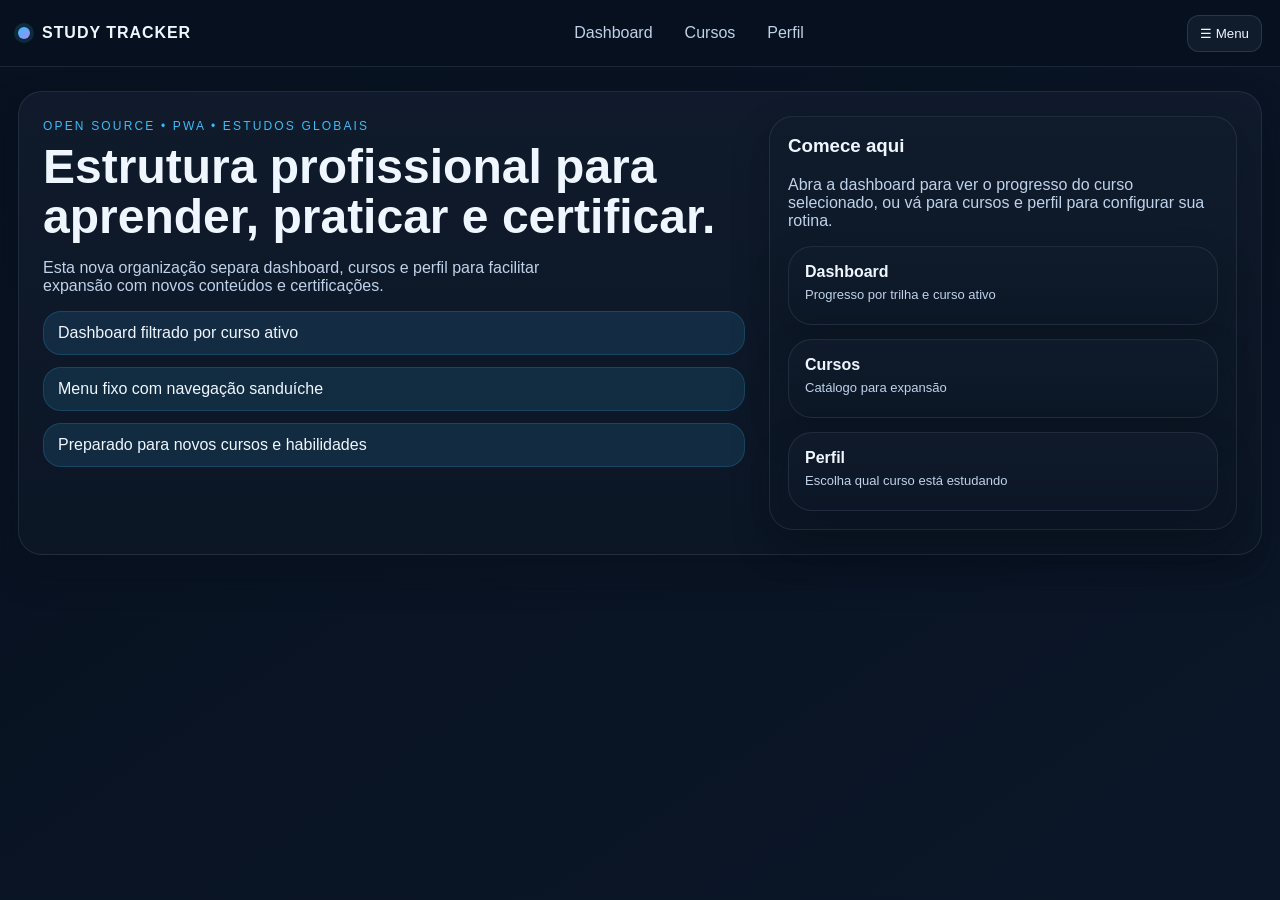
<file: index.html>
<!DOCTYPE html>
<html lang="pt-BR">
<head>
  <meta charset="UTF-8" />
  <meta name="viewport" content="width=device-width, initial-scale=1.0" />
  <title>Study Tracker</title>
  <meta name="description" content="PWA open source para estudos, cursos e certificações." />
  <link rel="stylesheet" href="assets/css/style.css" />
</head>
<body>
  <div class="app-shell">
    <header class="topbar">
      <a class="brand" href="index.html"><span class="brand-badge"></span> Study Tracker</a>
      <nav class="nav-links">
        <a href="pages/dashboard.html">Dashboard</a>
        <a href="pages/courses.html">Cursos</a>
        <a href="pages/profile.html">Perfil</a>
      </nav>
      <button class="menu-btn" id="menuBtn" aria-label="Abrir menu">☰ Menu</button>
    </header>
    <aside class="mobile-nav" id="mobileNav">
      <a href="pages/dashboard.html">Dashboard</a>
      <a href="pages/courses.html">Cursos</a>
      <a href="pages/profile.html">Perfil</a>
    </aside>
    <main>
      <section class="hero-card">
        <div>
          <div class="badge">Open source • PWA • Estudos globais</div>
          <h1>Estrutura profissional para aprender, praticar e certificar.</h1>
          <p class="lead">Esta nova organização separa dashboard, cursos e perfil para facilitar expansão com novos conteúdos e certificações.</p>
          <div class="hero-stats">
            <div class="stat-pill">Dashboard filtrado por curso ativo</div>
            <div class="stat-pill">Menu fixo com navegação sanduíche</div>
            <div class="stat-pill">Preparado para novos cursos e habilidades</div>
          </div>
        </div>
        <div class="panel">
          <h3>Comece aqui</h3>
          <p class="muted">Abra a dashboard para ver o progresso do curso selecionado, ou vá para cursos e perfil para configurar sua rotina.</p>
          <div class="course-grid">
            <a class="course-card" href="pages/dashboard.html"><strong>Dashboard</strong><p class="meta">Progresso por trilha e curso ativo</p></a>
            <a class="course-card" href="pages/courses.html"><strong>Cursos</strong><p class="meta">Catálogo para expansão</p></a>
            <a class="course-card" href="pages/profile.html"><strong>Perfil</strong><p class="meta">Escolha qual curso está estudando</p></a>
          </div>
        </div>
      </section>
    </main>
  </div>
  <script src="assets/js/app.js"></script>
</body>
</html>
</file>
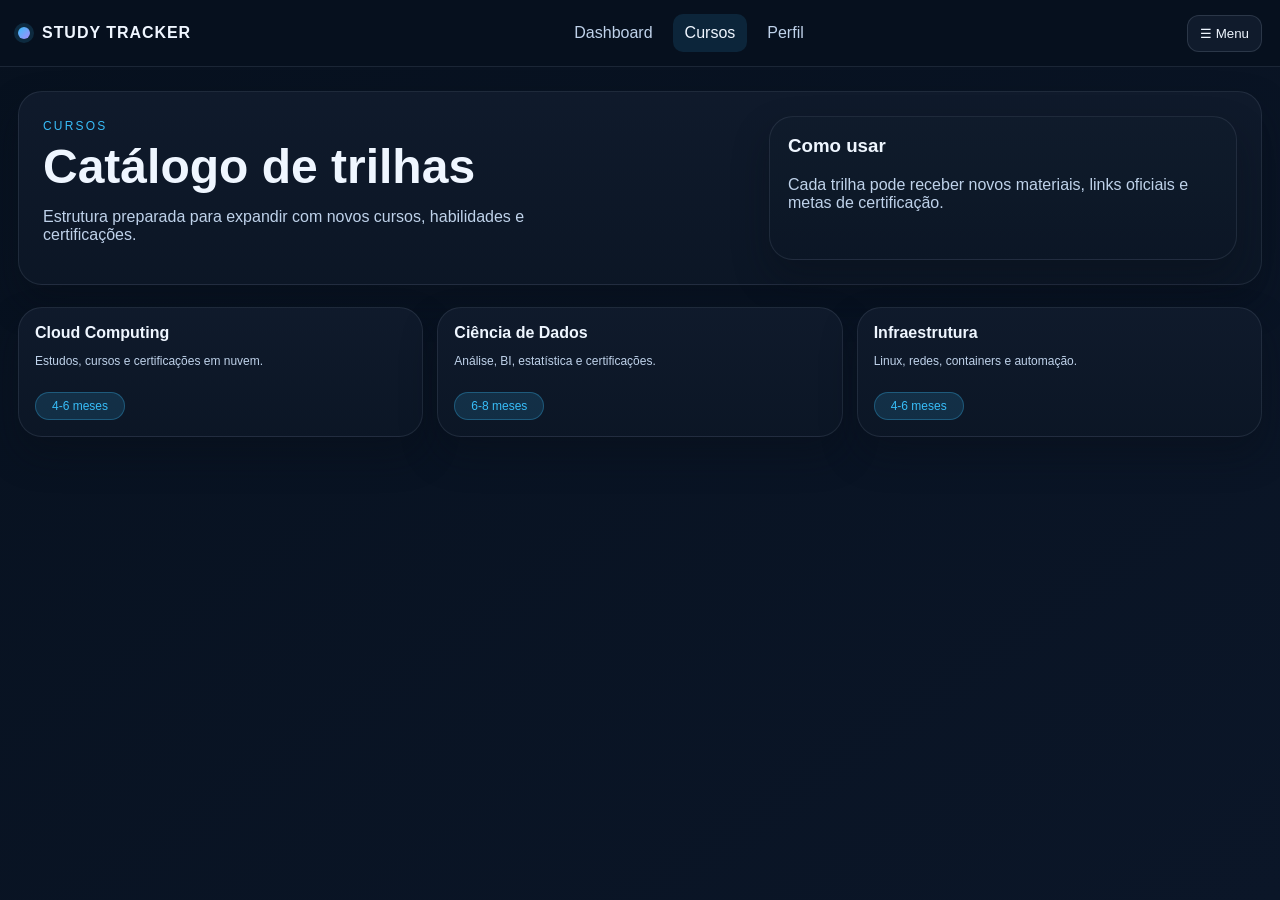
<file: pages/courses.html>
<!DOCTYPE html>
<html lang="pt-BR">
<head>
  <meta charset="UTF-8" />
  <meta name="viewport" content="width=device-width, initial-scale=1.0" />
  <title>Cursos | Study Tracker</title>
  <link rel="stylesheet" href="../assets/css/style.css" />
</head>
<body>
  <div class="app-shell">
    <header class="topbar">
      <a class="brand" href="../index.html"><span class="brand-badge"></span> Study Tracker</a>
      <nav class="nav-links">
        <a href="dashboard.html">Dashboard</a>
        <a href="courses.html" class="active">Cursos</a>
        <a href="profile.html">Perfil</a>
      </nav>
      <button class="menu-btn" id="menuBtn" aria-label="Abrir menu">☰ Menu</button>
    </header>
    <aside class="mobile-nav" id="mobileNav">
      <a href="dashboard.html">Dashboard</a>
      <a href="courses.html">Cursos</a>
      <a href="profile.html">Perfil</a>
      <a href="../index.html">Início</a>
    </aside>
    <main>
      <section class="hero-card">
        <div>
          <div class="badge">Cursos</div>
          <h1>Catálogo de trilhas</h1>
          <p class="lead">Estrutura preparada para expandir com novos cursos, habilidades e certificações.</p>
        </div>
        <div class="panel">
          <h3>Como usar</h3>
          <p class="muted">Cada trilha pode receber novos materiais, links oficiais e metas de certificação.</p>
        </div>
      </section>
      <section class="course-grid">
        <a class="course-card" href="cursos/cloud.html">
          <div class="task-content">
            <div class="task-meta">
              <strong>Cloud Computing</strong>
              <p class="task-pill">Estudos, cursos e certificações em nuvem.</p>
            </div>
          </div>
          <span class="tag btn-abrir">4-6 meses</span>
        </a>
        <a class="course-card" href="cursos/data.html">
          <div class="task-content">
            <div class="task-meta">
              <strong>Ciência de Dados</strong>
              <p class="task-pill">Análise, BI, estatística e certificações.</p>
            </div>
          </div>
          <span class="tag btn-abrir">6-8 meses</span>
        </a>
        <a class="course-card" href="cursos/infra.html">
          <div class="task-content">
            <div class="task-meta">
              <strong>Infraestrutura</strong>
              <p class="task-pill">Linux, redes, containers e automação.</p>
            </div>
          </div>
          <span class="tag btn-abrir">4-6 meses</span>
        </a>
      </section>
    </main>
  </div>
  <script src="../assets/js/app.js"></script>
</body>
</html>
</file>
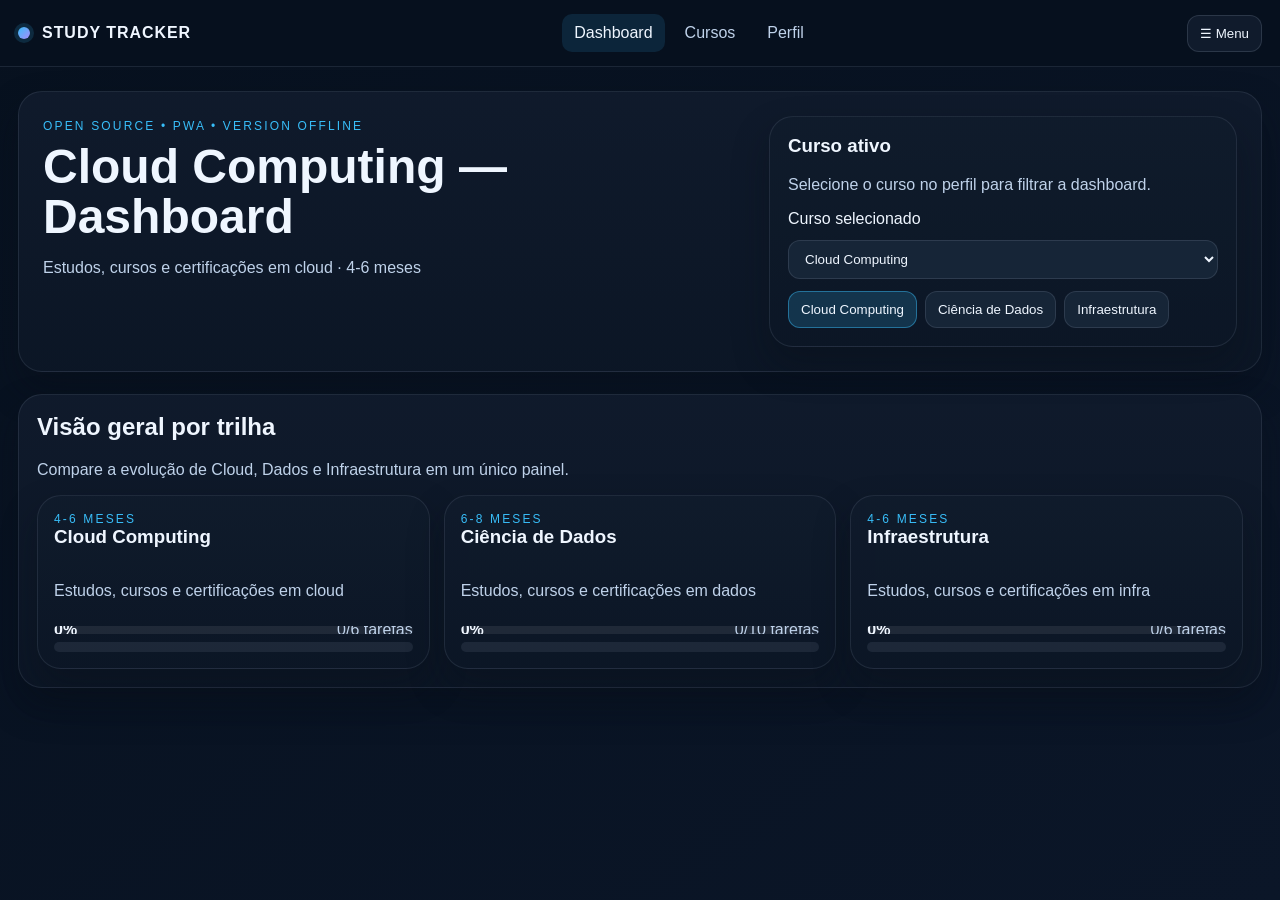
<file: pages/dashboard.html>
<!DOCTYPE html>
<html lang="pt-BR">
<head>
  <meta charset="UTF-8" />
  <meta name="viewport" content="width=device-width, initial-scale=1.0" />
  <title>Dashboard | Study Tracker</title>
  <link rel="stylesheet" href="../assets/css/style.css" />
</head>
<body>
  <div class="app-shell">
    <header class="topbar">
      <a class="brand" href="../index.html"><span class="brand-badge"></span> Study Tracker</a>
      <nav class="nav-links">
        <a href="dashboard.html" class="active">Dashboard</a>
        <a href="courses.html">Cursos</a>
        <a href="profile.html">Perfil</a>
      </nav>
      <button class="menu-btn" id="menuBtn" aria-label="Abrir menu">☰ Menu</button>
    </header>

    <aside class="mobile-nav" id="mobileNav">
      <a href="dashboard.html">Dashboard</a>
      <a href="courses.html">Cursos</a>
      <a href="profile.html">Perfil</a>
      <a href="../index.html">Início</a>
    </aside>

    <main>
      <section class="hero-card">
        <div>
          <div class="badge">Open source • PWA • Version Offline</div>
          <h1 id="courseHeading">Dashboard</h1>
          <p class="lead" id="courseSub">Acompanhe progresso por trilha, curso e certificação.</p>
        </div>
        <div class="panel">
          <h3>Curso ativo</h3>
          <p class="muted">Selecione o curso no perfil para filtrar a dashboard.</p>
          <div class="profile-box">
            <label for="courseSelect">Curso selecionado</label>
            <select id="courseSelect" class="select"></select>
            <div id="courseChips" class="chips"></div>
          </div>
        </div>
      </section>

      <section class="panel">
        <h2>Visão geral por trilha</h2>
        <p class="muted">Compare a evolução de Cloud, Dados e Infraestrutura em um único painel.</p>
        <div class="course-grid" id="overviewList"></div>
      </section>
    </main>
  </div>

  <script src="../assets/js/app.js"></script>
</body>
</html>
</file>
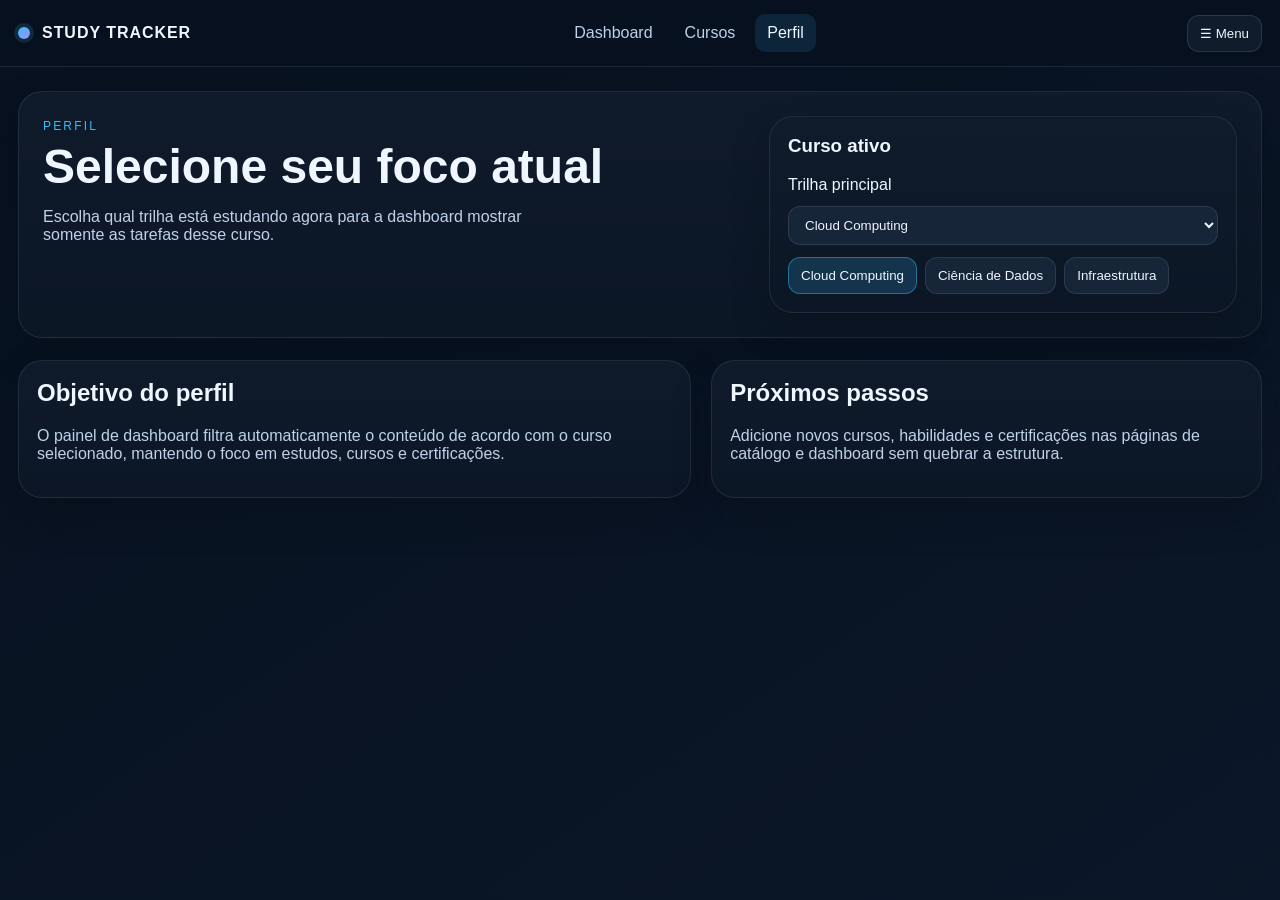
<file: pages/profile.html>
<!DOCTYPE html>
<html lang="pt-BR">
<head>
  <meta charset="UTF-8" />
  <meta name="viewport" content="width=device-width, initial-scale=1.0" />
  <title>Perfil | Study Tracker</title>
  <link rel="stylesheet" href="../assets/css/style.css" />
</head>
<body>
  <div class="app-shell">
    <header class="topbar">
      <a class="brand" href="../index.html"><span class="brand-badge"></span> Study Tracker</a>
      <nav class="nav-links">
        <a href="dashboard.html">Dashboard</a>
        <a href="courses.html">Cursos</a>
        <a href="profile.html" class="active">Perfil</a>
      </nav>
      <button class="menu-btn" id="menuBtn" aria-label="Abrir menu">☰ Menu</button>
    </header>
    <aside class="mobile-nav" id="mobileNav">
      <a href="dashboard.html">Dashboard</a>
      <a href="courses.html">Cursos</a>
      <a href="profile.html">Perfil</a>
      <a href="../index.html">Início</a>
    </aside>
    <main>
      <section class="hero-card">
        <div>
          <div class="badge">Perfil</div>
          <h1>Selecione seu foco atual</h1>
          <p class="lead">Escolha qual trilha está estudando agora para a dashboard mostrar somente as tarefas desse curso.</p>
        </div>
        <div class="panel">
          <h3>Curso ativo</h3>
          <div class="profile-box">
            <label for="courseSelect">Trilha principal</label>
            <select id="courseSelect" class="select"></select>
            <div id="courseChips" class="chips"></div>
          </div>
        </div>
      </section>
      <section class="grid-2">
        <article class="panel">
          <h2>Objetivo do perfil</h2>
          <p class="muted">O painel de dashboard filtra automaticamente o conteúdo de acordo com o curso selecionado, mantendo o foco em estudos, cursos e certificações.</p>
        </article>
        <article class="panel">
          <h2>Próximos passos</h2>
          <p class="muted">Adicione novos cursos, habilidades e certificações nas páginas de catálogo e dashboard sem quebrar a estrutura.</p>
        </article>
      </section>
    </main>
  </div>
  <script src="../assets/js/app.js"></script>
</body>
</html>
</file>
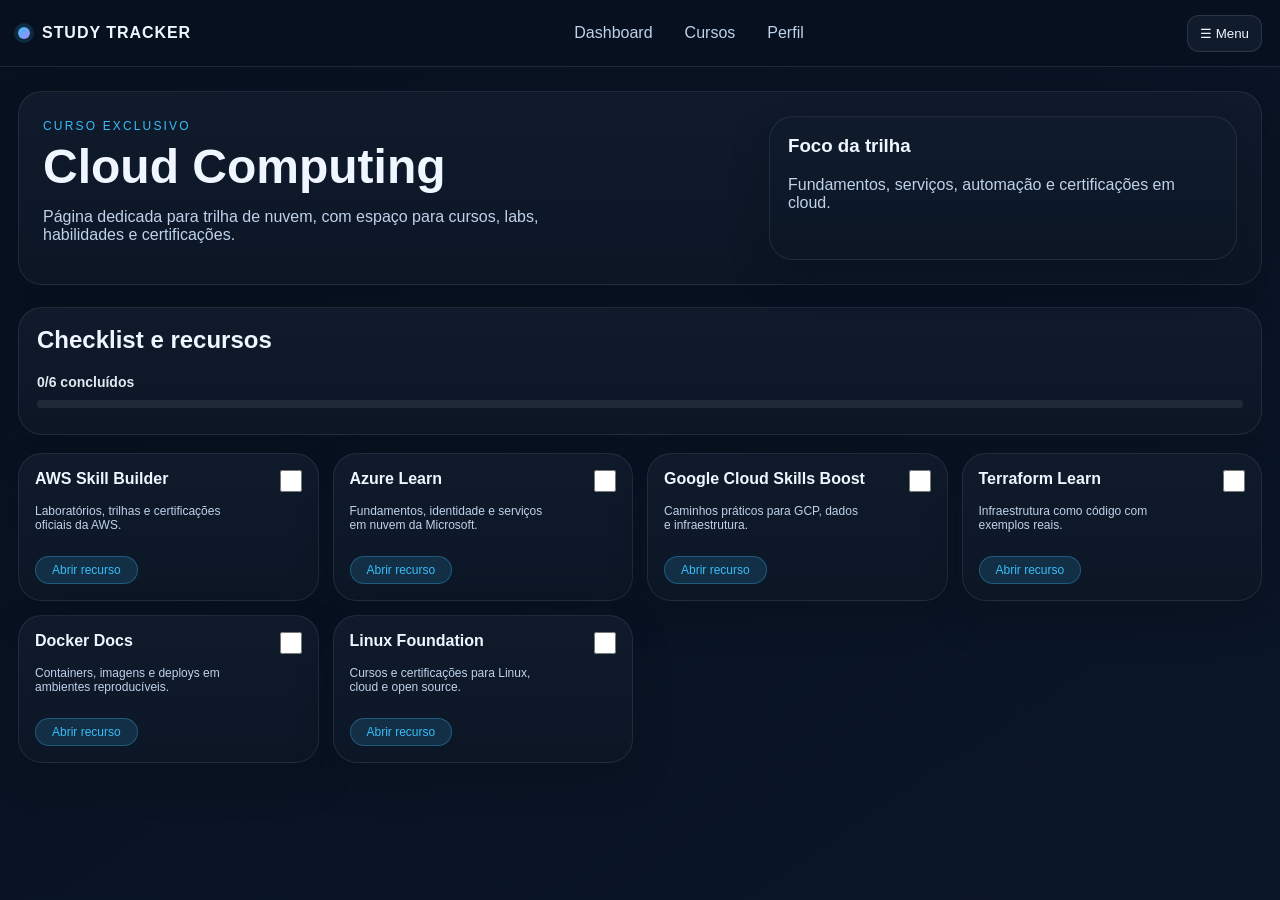
<file: pages/cursos/cloud.html>
<!DOCTYPE html>
<html lang="pt-BR">
<head>
  <meta charset="UTF-8" />
  <meta name="viewport" content="width=device-width, initial-scale=1.0" />
  <title>Cloud Computing | Study Tracker</title>
  <link rel="stylesheet" href="../../assets/css/style.css" />
</head>
<body>
  <div class="app-shell">
    <header class="topbar">
      <a class="brand" href="../../index.html"><span class="brand-badge"></span> Study Tracker</a>
      <nav class="nav-links">
        <a href="../dashboard.html">Dashboard</a>
        <a href="../courses.html">Cursos</a>
        <a href="../profile.html">Perfil</a>
      </nav>
      <button class="menu-btn" id="menuBtn" aria-label="Abrir menu">☰ Menu</button>
    </header>
    <aside class="mobile-nav" id="mobileNav">
      <a href="../dashboard.html">Dashboard</a>
      <a href="../courses.html">Cursos</a>
      <a href="../profile.html">Perfil</a>
      <a href="../../index.html">Início</a>
    </aside>
    <main>

      <section class="hero-card">
        <div>
          <div class="badge">Curso exclusivo</div>
          <h1>Cloud Computing</h1>
          <p class="lead">Página dedicada para trilha de nuvem, com espaço para cursos, labs, habilidades e certificações.</p>
        </div>
        <div class="panel">
          <h3>Foco da trilha</h3>
          <p class="muted">Fundamentos, serviços, automação e certificações em cloud.</p>
        </div>
      </section>

      <section class="panel">
        <h2>Checklist e recursos</h2>
        <h3 class="progress-text">
        <strong id="courseProgressLabel">0/4 concluídos</strong>
        </h3>
        <div class="progress-row">
        <span id="courseProgressBar" style="width: 0%"></span>
        </div>
      </section>

        <br>

<section class="course-grid">

<div class="course-card task-card">
  <div class="task-content">
    
    <div class="task-meta">
      <strong>AWS Skill Builder</strong>
      <p class="task-pill">Laboratórios, trilhas e certificações oficiais da AWS.</p>
    </div>
    
    <a class="tag btn-abrir" href="https://explore.skillbuilder.aws/learn" target="_blank">Abrir recurso</a>
  </div>

  <label class="checkbox-container">
    <input class="task-checkbox" data-id="cloud-card-aws" type="checkbox">
  </label>
</div>

  <div class="course-card task-card">
    <div class="task-content">
      <div class="task-meta">
        <strong>Azure Learn</strong>
        <p class="task-pill">Fundamentos, identidade e serviços em nuvem da Microsoft.</p>
      </div>
      <a class="tag btn-abrir" href="https://learn.microsoft.com/azure/" target="_blank">Abrir recurso</a>
    </div>
    <label class="checkbox-container">
      <input class="task-checkbox" data-id="cloud-card-azure" type="checkbox">
    </label>
  </div>

  <div class="course-card task-card">
    <div class="task-content">
      <div class="task-meta">
        <strong>Google Cloud Skills Boost</strong>
        <p class="task-pill">Caminhos práticos para GCP, dados e infraestrutura.</p>
      </div>
      <a class="tag btn-abrir" href="https://www.cloudskillsboost.google/" target="_blank">Abrir recurso</a>
    </div>
    <label class="checkbox-container">
      <input class="task-checkbox" data-id="cloud-card-gcp" type="checkbox">
    </label>
  </div>

  <div class="course-card task-card">
    <div class="task-content">
      <div class="task-meta">
        <strong>Terraform Learn</strong>
        <p class="task-pill">Infraestrutura como código com exemplos reais.</p>
      </div>
      <a class="tag btn-abrir" href="https://developer.hashicorp.com/terraform/learn" target="_blank">Abrir recurso</a>
    </div>
    <label class="checkbox-container">
      <input class="task-checkbox" data-id="cloud-card-terraform" type="checkbox">
    </label>
  </div>

  <div class="course-card task-card">
    <div class="task-content">
      <div class="task-meta">
        <strong>Docker Docs</strong>
        <p class="task-pill">Containers, imagens e deploys em ambientes reproducíveis.</p>
      </div>
      <a class="tag btn-abrir" href="https://docs.docker.com/get-started/" target="_blank">Abrir recurso</a>
    </div>
    <label class="checkbox-container">
      <input class="task-checkbox" data-id="cloud-card-docker" type="checkbox">
    </label>
  </div>

  <div class="course-card task-card">
    <div class="task-content">
      <div class="task-meta">
        <strong>Linux Foundation</strong>
        <p class="task-pill">Cursos e certificações para Linux, cloud e open source.</p>
      </div>
      <a class="tag btn-abrir" href="https://training.linuxfoundation.org/" target="_blank">Abrir recurso</a>
    </div>
    <label class="checkbox-container">
      <input class="task-checkbox" data-id="cloud-card-linuxfoundation" type="checkbox">
    </label>
  </div>
</section>

</div>
    </main>
  </div>
  <script src="../../assets/js/app.js"></script>
</body>
</html>
</file>
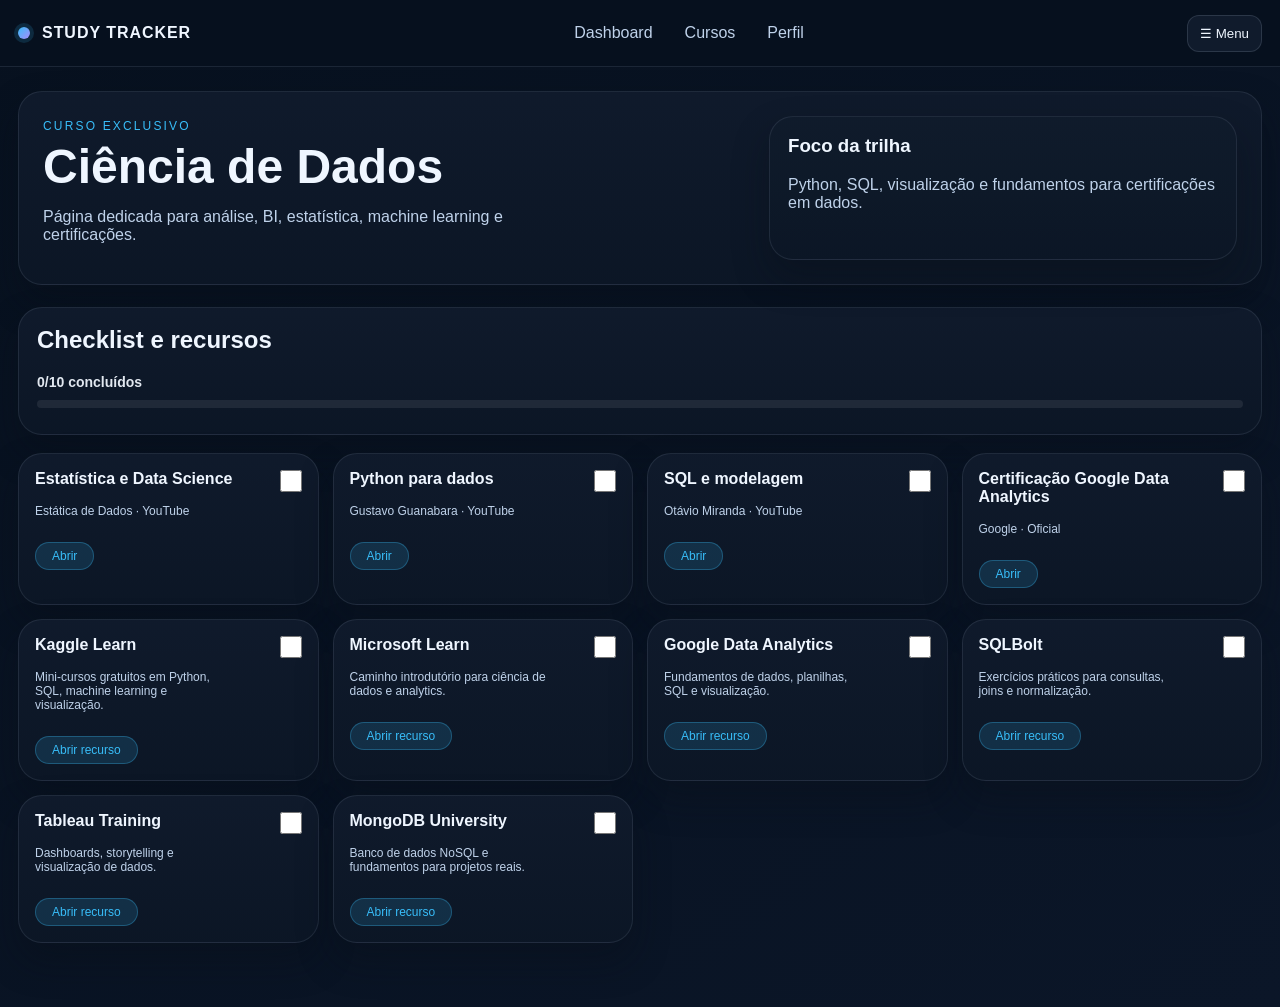
<file: pages/cursos/data.html>
<!DOCTYPE html>
<html lang="pt-BR">
<head>
  <meta charset="UTF-8" />
  <meta name="viewport" content="width=device-width, initial-scale=1.0" />
  <title>Ciência de Dados | Study Tracker</title>
  <link rel="stylesheet" href="../../assets/css/style.css" />
</head>
<body>
  <div class="app-shell">
    <header class="topbar">
      <a class="brand" href="../../index.html"><span class="brand-badge"></span> Study Tracker</a>
      <nav class="nav-links">
        <a href="../dashboard.html">Dashboard</a>
        <a href="../courses.html">Cursos</a>
        <a href="../profile.html">Perfil</a>
      </nav>
      <button class="menu-btn" id="menuBtn" aria-label="Abrir menu">☰ Menu</button>
    </header>
    <aside class="mobile-nav" id="mobileNav">
      <a href="../dashboard.html">Dashboard</a>
      <a href="../courses.html">Cursos</a>
      <a href="../profile.html">Perfil</a>
      <a href="../../index.html">Início</a>
    </aside>
    <main>

      <section class="hero-card">
        <div>
          <div class="badge">Curso exclusivo</div>
          <h1>Ciência de Dados</h1>
          <p class="lead">Página dedicada para análise, BI, estatística, machine learning e certificações.</p>
        </div>
        <div class="panel">
          <h3>Foco da trilha</h3>
          <p class="muted">Python, SQL, visualização e fundamentos para certificações em dados.</p>
        </div>
      </section>

      <section class="panel">
        <h2>Checklist e recursos</h2>
        <h3 class="progress-text">
        <strong id="courseProgressLabel">0/4 concluídos</strong>
        </h3>
        <div class="progress-row">
        <span id="courseProgressBar" style="width: 0%"></span>
        </div>
      </section>

        <br>

<section class="course-grid">

<div class="course-card task-card">
  <div class="task-content">
    
    <div class="task-meta">
      <strong>Estatística e Data Science</strong>
      <p class="task-pill">Estática de Dados · YouTube</p>
    </div>
    
    <a class="tag btn-abrir" href="https://www.youtube.com/results?search_query=Estat%C3%ADstica+de+Dados" target="_blank">Abrir</a>
  </div>

  <label class="checkbox-container">
    <input class="task-checkbox" data-id="data-card-estatistica" type="checkbox">
  </label>
</div>

  <div class="course-card task-card">
    <div class="task-content">
      <div class="task-meta">
        <strong>Python para dados</strong>
        <p class="task-pill">Gustavo Guanabara · YouTube</p>
      </div>
      <a class="tag btn-abrir" href="https://www.youtube.com/playlist?list=PLHz_AreHm4dnSj0MHol_aoNYCSGFqvfV7" target="_blank">Abrir</a>
    </div>
    <label class="checkbox-container">
      <input class="task-checkbox" data-id="data-card-python" type="checkbox">
    </label>
  </div>

  <div class="course-card task-card">
    <div class="task-content">
      <div class="task-meta">
        <strong>SQL e modelagem</strong>
        <p class="task-pill">Otávio Miranda · YouTube</p>
      </div>
      <a class="tag btn-abrir" href="https://www.youtube.com/playlist?list=PLbIBj8vQfySs7ZRrqjpAXXc5g4ehJCWcZ" target="_blank">Abrir</a>
    </div>
    <label class="checkbox-container">
      <input class="task-checkbox" data-id="data-card-sql" type="checkbox">
    </label>
  </div>

  <div class="course-card task-card">
    <div class="task-content">
      <div class="task-meta">
        <strong>Certificação Google Data Analytics</strong>
        <p class="task-pill">Google · Oficial</p>
      </div>
      <a class="tag btn-abrir" href="https://www.coursera.org/professional-certificates/google-data-analytics" target="_blank">Abrir</a>
    </div>
    <label class="checkbox-container">
      <input class="task-checkbox" data-id="data-card-cert-google" type="checkbox">
    </label>
  </div>

  <div class="course-card task-card">
    <div class="task-content">
      <div class="task-meta">
        <strong>Kaggle Learn</strong>
        <p class="task-pill">Mini-cursos gratuitos em Python, SQL, machine learning e visualização.</p>
      </div>
      <a class="tag btn-abrir" href="https://www.kaggle.com/learn" target="_blank">Abrir recurso</a>
    </div>
    <label class="checkbox-container">
      <input class="task-checkbox" data-id="data-card-kaggle" type="checkbox">
    </label>
  </div>

  <div class="course-card task-card">
    <div class="task-content">
      <div class="task-meta">
        <strong>Microsoft Learn</strong>
        <p class="task-pill">Caminho introdutório para ciência de dados e analytics.</p>
      </div>
      <a class="tag btn-abrir" href="https://learn.microsoft.com/training/paths/get-started-with-data-science/" target="_blank">Abrir recurso</a>
    </div>
    <label class="checkbox-container">
      <input class="task-checkbox" data-id="data-card-mslearn" type="checkbox">
    </label>
  </div>

  <div class="course-card task-card">
    <div class="task-content">
      <div class="task-meta">
        <strong>Google Data Analytics</strong>
        <p class="task-pill">Fundamentos de dados, planilhas, SQL e visualização.</p>
      </div>
      <a class="tag btn-abrir" href="https://www.coursera.org/professional-certificates/google-data-analytics" target="_blank">Abrir recurso</a>
    </div>
    <label class="checkbox-container">
      <input class="task-checkbox" data-id="data-card-google" type="checkbox">
    </label>
  </div>

  <div class="course-card task-card">
    <div class="task-content">
      <div class="task-meta">
        <strong>SQLBolt</strong>
        <p class="task-pill">Exercícios práticos para consultas, joins e normalização.</p>
      </div>
      <a class="tag btn-abrir" href="https://sqlbolt.com/" target="_blank">Abrir recurso</a>
    </div>
    <label class="checkbox-container">
      <input class="task-checkbox" data-id="data-card-sqlbolt" type="checkbox">
    </label>
  </div>

  <div class="course-card task-card">
    <div class="task-content">
      <div class="task-meta">
        <strong>Tableau Training</strong>
        <p class="task-pill">Dashboards, storytelling e visualização de dados.</p>
      </div>
      <a class="tag btn-abrir" href="https://www.tableau.com/learn/training" target="_blank">Abrir recurso</a>
    </div>
    <label class="checkbox-container">
      <input class="task-checkbox" data-id="data-card-tableau" type="checkbox">
    </label>
  </div>

  <div class="course-card task-card">
    <div class="task-content">
      <div class="task-meta">
        <strong>MongoDB University</strong>
        <p class="task-pill">Banco de dados NoSQL e fundamentos para projetos reais.</p>
      </div>
      <a class="tag btn-abrir" href="https://learn.mongodb.com/" target="_blank">Abrir recurso</a>
    </div>
    <label class="checkbox-container">
      <input class="task-checkbox" data-id="data-card-mongodb" type="checkbox">
    </label>
  </div>
</section>

</div>
    </main>
  </div>
  <script src="../../assets/js/app.js"></script>
</body>
</html>
</file>
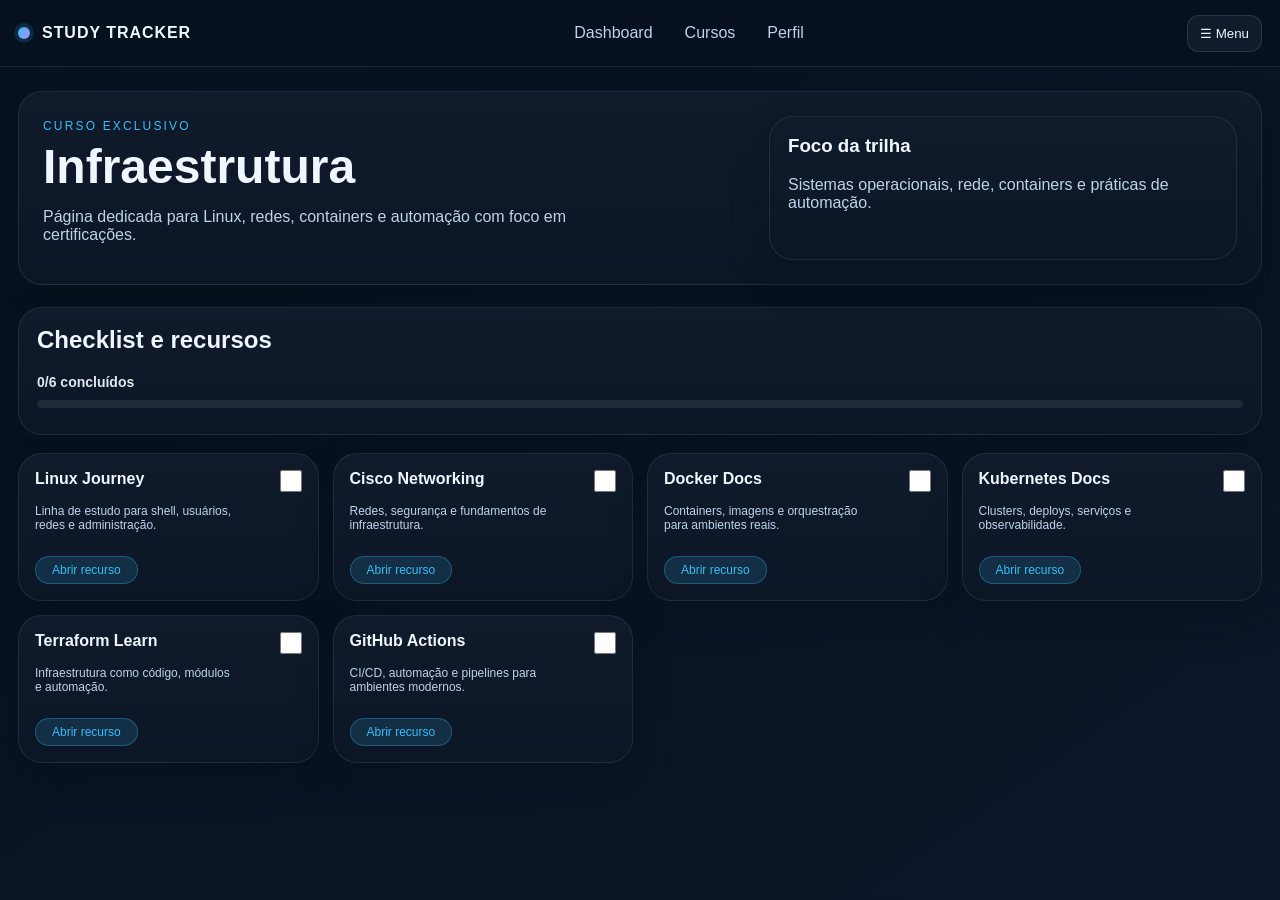
<file: pages/cursos/infra.html>
<!DOCTYPE html>
<html lang="pt-BR">
<head>
  <meta charset="UTF-8" />
  <meta name="viewport" content="width=device-width, initial-scale=1.0" />
  <title>Infraestrutura | Study Tracker</title>
  <link rel="stylesheet" href="../../assets/css/style.css" />
</head>
<body>
  <div class="app-shell">
    <header class="topbar">
      <a class="brand" href="../../index.html"><span class="brand-badge"></span> Study Tracker</a>
      <nav class="nav-links">
        <a href="../dashboard.html">Dashboard</a>
        <a href="../courses.html">Cursos</a>
        <a href="../profile.html">Perfil</a>
      </nav>
      <button class="menu-btn" id="menuBtn" aria-label="Abrir menu">☰ Menu</button>
    </header>
    <aside class="mobile-nav" id="mobileNav">
      <a href="../dashboard.html">Dashboard</a>
      <a href="../courses.html">Cursos</a>
      <a href="../profile.html">Perfil</a>
      <a href="../../index.html">Início</a>
    </aside>
    <main>

      <section class="hero-card">
        <div>
          <div class="badge">Curso exclusivo</div>
          <h1>Infraestrutura</h1>
          <p class="lead">Página dedicada para Linux, redes, containers e automação com foco em certificações.</p>
        </div>
        <div class="panel">
          <h3>Foco da trilha</h3>
          <p class="muted">Sistemas operacionais, rede, containers e práticas de automação.</p>
        </div>
      </section>

      <section class="panel">
        <h2>Checklist e recursos</h2>
        <h3 class="progress-text">
        <strong id="courseProgressLabel">0/4 concluídos</strong>
        </h3>
        <div class="progress-row">
        <span id="courseProgressBar" style="width: 0%"></span>
        </div>
      </section>

        <br>

<section class="course-grid">

<div class="course-card task-card">
  <div class="task-content">
    
    <div class="task-meta">
      <strong>Linux Journey</strong>
      <p class="task-pill">Linha de estudo para shell, usuários, redes e administração.</p>
    </div>
    
    <a class="tag btn-abrir" href="https://linuxjourney.com/" target="_blank">Abrir recurso</a>
  </div>

  <label class="checkbox-container">
    <input class="task-checkbox" data-id="infra-card-linuxjourney" type="checkbox">
  </label>
</div>

  <div class="course-card task-card">
    <div class="task-content">
      <div class="task-meta">
        <strong>Cisco Networking</strong>
        <p class="task-pill">Redes, segurança e fundamentos de infraestrutura.</p>
      </div>
      <a class="tag btn-abrir" href="https://www.netacad.com/" target="_blank">Abrir recurso</a>
    </div>
    <label class="checkbox-container">
      <input class="task-checkbox" data-id="infra-card-cisco" type="checkbox">
    </label>
  </div>

  <div class="course-card task-card">
    <div class="task-content">
      <div class="task-meta">
        <strong>Docker Docs</strong>
        <p class="task-pill">Containers, imagens e orquestração para ambientes reais.</p>
      </div>
      <a class="tag btn-abrir" href="https://docs.docker.com/" target="_blank">Abrir recurso</a>
    </div>
    <label class="checkbox-container">
      <input class="task-checkbox" data-id="infra-card-docker" type="checkbox">
    </label>
  </div>

  <div class="course-card task-card">
    <div class="task-content">
      <div class="task-meta">
        <strong>Kubernetes Docs</strong>
        <p class="task-pill">Clusters, deploys, serviços e observabilidade.</p>
      </div>
      <a class="tag btn-abrir" href="https://kubernetes.io/docs/home/" target="_blank">Abrir recurso</a>
    </div>
    <label class="checkbox-container">
      <input class="task-checkbox" data-id="infra-card-k8s" type="checkbox">
    </label>
  </div>

  <div class="course-card task-card">
    <div class="task-content">
      <div class="task-meta">
        <strong>Terraform Learn</strong>
        <p class="task-pill">Infraestrutura como código, módulos e automação.</p>
      </div>
      <a class="tag btn-abrir" href="https://developer.hashicorp.com/terraform/learn" target="_blank">Abrir recurso</a>
    </div>
    <label class="checkbox-container">
      <input class="task-checkbox" data-id="infra-card-terraform" type="checkbox">
    </label>
  </div>

  <div class="course-card task-card">
    <div class="task-content">
      <div class="task-meta">
        <strong>GitHub Actions</strong>
        <p class="task-pill">CI/CD, automação e pipelines para ambientes modernos.</p>
      </div>
      <a class="tag btn-abrir" href="https://docs.github.com/actions" target="_blank">Abrir recurso</a>
    </div>
    <label class="checkbox-container">
      <input class="task-checkbox" data-id="infra-card-actions" type="checkbox">
    </label>
  </div>
</section>

</div>
    </main>
  </div>
  <script src="../../assets/js/app.js"></script>
</body>
</html>
</file>
<file: assets/css/style.css>
:root {
  --bg: #07111f;
  --panel: #101b2c;
  --panel-2: #162537;
  --accent: #38bdf8;
  --accent-2: #a78bfa;
  --text: #eff6ff;
  --muted: #bfd2ea;
  --success: #22c55e;
  --warning: #fbbf24;
}
* { box-sizing: border-box; }
body { margin: 0; font-family: Arial, Helvetica, sans-serif; background: linear-gradient(145deg, var(--bg), #0b1628); color: var(--text); min-height: 100vh; }
img { max-width: 100%; }
a { color: inherit; text-decoration: none; }

.app-shell { min-height: 100vh; }
.topbar { position: sticky; top: 0; z-index: 20; display:flex; align-items:center; justify-content:space-between; padding: 14px 18px; background: rgba(7,17,31,0.92); backdrop-filter: blur(10px); border-bottom: 1px solid rgba(148,163,184,0.15); }
.brand { display:flex; align-items:center; gap:12px; font-weight:700; letter-spacing: .06em; text-transform: uppercase; }
.brand-badge { width: 12px; height: 12px; border-radius: 999px; background: linear-gradient(135deg, var(--accent), var(--accent-2)); box-shadow: 0 0 0 4px rgba(56,189,248,0.15); }
.menu-btn, .ghost-btn { border: 1px solid rgba(148,163,184,0.2); background: var(--panel); color: var(--text); padding: 10px 12px; border-radius: 12px; cursor: pointer; }
.menu-btn { display:flex; align-items:center; gap:8px; }
.nav-links { display:flex; gap:8px; }
.nav-links a { padding: 10px 12px; border-radius: 10px; color: var(--muted); }
.nav-links a.active, .nav-links a:hover { background: rgba(56,189,248,0.12); color: var(--text); }

.mobile-nav { display:none; position: fixed; inset: 0 0 0 auto; width: min(320px, 100%); background: rgba(7,17,31,0.98); border-left:1px solid rgba(148,163,184,0.18); padding: 20px; z-index:30; transform: translateX(100%); transition: transform .25s ease; }
.mobile-nav.open { transform: translateX(0); }
.mobile-nav a { display:block; padding:12px 0; border-bottom:1px solid rgba(148,163,184,0.12); color: var(--text); }

main { max-width: 1280px; margin: 0 auto; padding: 24px 18px 64px; }
.hero-card, .panel, .course-card { background: linear-gradient(180deg, rgba(16,27,44,0.96), rgba(12,23,38,0.96)); border:1px solid rgba(148,163,184,0.14); border-radius: 24px; box-shadow: 0 18px 35px rgba(8,15,24,0.35); }
.hero-card { display:grid; grid-template-columns:1.2fr .8fr; gap:24px; padding: 24px; margin-bottom: 22px; }
.badge { display:inline-flex; align-items:center; gap:8px; font-size: 12px; text-transform: uppercase; letter-spacing: .18em; color: var(--accent); }
.hero-card h1 { font-size: clamp(2rem, 5vw, 3rem); line-height:1.05; margin: 8px 0 10px; }
.lead { color: var(--muted); max-width: 60ch; }
.hero-stats { display:grid; gap:12px; margin-top:16px; }
.stat-pill { background: rgba(56,189,248,0.12); border:1px solid rgba(56,189,248,0.18); color: var(--text); padding: 12px 14px; border-radius: 18px; }

.grid-2 { display:grid; grid-template-columns: 1.1fr .9fr; gap: 20px; }
.panel { padding: 18px; }
.panel h2, .panel h3 { margin-top: 0; }
.muted { color: var(--muted); }
.progress-row { display:flex; align-items:center; justify-content:space-between; gap:10px; margin-bottom: 8px; }
.progress-bar { width:100%; height:10px; background: rgba(148,163,184,0.12); border-radius:999px; overflow:hidden; }
.progress-bar span { display:block; height:100%; background: linear-gradient(135deg, var(--accent), var(--accent-2)); border-radius:999px; }

.study-shell { display:grid; gap:16px; }
.study-grid { display:grid; grid-template-columns: repeat(auto-fit, minmax(280px, 1fr)); gap: 14px; align-items: stretch; }
.course-grid { display:grid; grid-template-columns: repeat(auto-fit, minmax(280px, 1fr)); gap: 14px; align-items: stretch; }
.course-card { padding: 16px; display:flex; flex-direction:column; justify-content:space-between; min-height: 100%; }
.course-card .meta { color: var(--muted); font-size: 13px; margin: 6px 0; }
.course-card .tag { display:inline-block; padding: 6px 8px; border-radius: 999px; background: rgba(0, 183, 255, 0.12); color: #ffffff; font-size: 12px; }
.task-card { gap: 10px; background: linear-gradient(180deg, rgba(16,27,44,0.96), rgba(12,23,38,0.96)); border:1px solid rgba(148,163,184,0.14); border-radius: 24px; box-shadow: 0 18px 35px rgba(8,15,24,0.35); }
.task-card .task-label { display:flex; align-items:flex-start; gap:10px; }
.task-card .task-label input { margin-top: 2px; }
.task-card .task-meta { display:grid; gap: 4px; }
.task-card .task-label input.task-checkbox {
  width: 22px;              /* Aumenta a largura (ajuste como preferir, ex: 24px) */
  height: 22px;             /* Aumenta a altura */
  accent-color: #0059ff;    /* Cor do check (coloque sua variável ou cor preferida) */
  cursor: pointer;          /* Mantém o ponteiro de clique ao passar o mouse */
  flex-shrink: 0;           /* Garante que o checkbox não esmague se o texto for grande */
}
.task-item .task-link { display:flex; align-items:center; justify-content:space-between; width:100%; gap:8px; margin-top: 4px; }
.task-pill { font-size:12px; color: var(--muted); }
.task-label {
  display: flex;
  align-items: center;       /* Alinha verticalmente o texto e o checkbox */
  justify-content: space-between; /* Empurra o texto para a esquerda e o checkbox para a direita */
  width: 100%;               /* Garante que o label ocupe todo o espaço disponível do card */
  cursor: pointer;
}

/* Torna o container do card a base para o posicionamento */
.course-card.task-card {
  position: relative;
  padding: 0; /* Remove o padding interno do container para o link ocupar 100% */
}

/* O link interno do card gerencia o espaço e o layout interno */
.card-link-wrapper {
  display: flex;
  flex-direction: column;
  justify-content: space-between;
  padding: 16px;
  min-height: 100%;
  width: 100%;
  text-decoration: none;
  color: inherit;
  box-sizing: border-box;
}

/* Alinha o texto guardando espaço na direita para o checkbox */
.task-meta {
  padding-right: 30px; 
}

/* Isola o botão de checklist de forma absoluta no topo direito do card */
.checkbox-container {
  position: absolute;
  top: 16px;
  right: 16px;
  z-index: 2; /* Garante que fique clicável por cima do link */
  cursor: pointer;
  display: flex;
  align-items: center;
}

.checkbox-container input {
  width: 22px;
  height: 22px;
  accent-color: var(--accent, #a78bfa);
  margin: 0;
  cursor: pointer;
}

.task-meta {
  display: flex;
  flex-direction: column;    /* Mantém o título em cima e a "pill" embaixo */
}

/* O container/fundo da barra */
.progress-row {
  width: 100%;
  height: 8px;                  /* Altura da barra */
  background: rgba(255, 255, 255, 0.08); /* Fundo escuro e discreto */
  border-radius: 999px;         /* Deixa as bordas arredondadas */
  overflow: hidden;             /* Garante que o preenchimento não passe das bordas */
  margin-top: 10px;
  position: relative;
}

/* O preenchimento dinâmico da barra */
#courseProgressBar {
  display: block;               /* Necessário para o span aceitar width e height */
  height: 100%;
  background: linear-gradient(75deg, #00a2ff, #001aff); /* Gradiente roxo/azul combinando com seus cards */
  border-radius: 999px;
  transition: width 0.5s ease;  /* Animação suave quando o progresso mudar */
  width: 0%;                    /* Começa em 0% */
}

/* Opcional: espaçamento para o texto do progresso */
.progress-text {
  margin-bottom: 8px;
  font-size: 14px;
  color: #e2e8f0;
}

/* Container do card mantendo o layout flexível */
.course-card.task-card {
  position: relative;
  display: flex;
  flex-direction: column;
  justify-content: space-between;
  padding: 16px;
  box-sizing: border-box;
}

/* Garante que o texto não fique colado no checkbox da direita */
.task-content {
  padding-right: 35px;
}

/* Nova estilização do botão de abrir como azul-claro */
.tag.btn-abrir {
  display: inline-block;
  align-self: flex-start;      /* Faz o botão se ajustar ao tamanho do texto */
  margin-top: 12px;
  padding: 6px 16px;
  border-radius: 999px;
  text-decoration: none;
  font-size: 12px;
  font-weight: 500;
  text-align: center;
  
  /* Estado Inicial: Azul Claro */
  background-color: rgba(56, 189, 248, 0.15); /* Azul celeste suave com transparência */
  color: #38bdf8;                             /* Texto azul celeste */
  border: 1px solid rgba(56, 189, 248, 0.3);
  
  /* Transição suave para o efeito de hover */
  transition: background-color 0.2s ease, color 0.2s ease, border-color 0.2s ease;
}

/* Estado Hover: Transiciona para o Azul Escuro */
.tag.btn-abrir:hover {
  background-color: #1d4ed8;                  /* Fundo azul escuro sólido (Tailwind blue-700) */
  color: #ffffff;                             /* Texto muda para branco para melhor contraste */
  border-color: #1e40af;                      /* Borda azul um pouco mais escura */
}

.profile-box { display:grid; gap: 12px; }
.select, .chip { width: 100%; border-radius: 12px; border: 1px solid rgba(148,163,184,0.18); background: var(--panel-2); color: var(--text); padding: 10px 12px; }
.chips { display:flex; flex-wrap:wrap; gap:8px; }
.chip { width: auto; cursor: pointer; }
.chip.active { background: rgba(56,189,248,0.18); border-color: rgba(56,189,248,0.45); }

@media (max-width: 980px) { .hero-card, .grid-2 { grid-template-columns: 1fr; } .nav-links { display:none; } .mobile-nav { display:block; } }
@media (max-width: 640px) { main { padding: 16px 12px 40px; } .topbar { padding: 12px; } }
</file>
